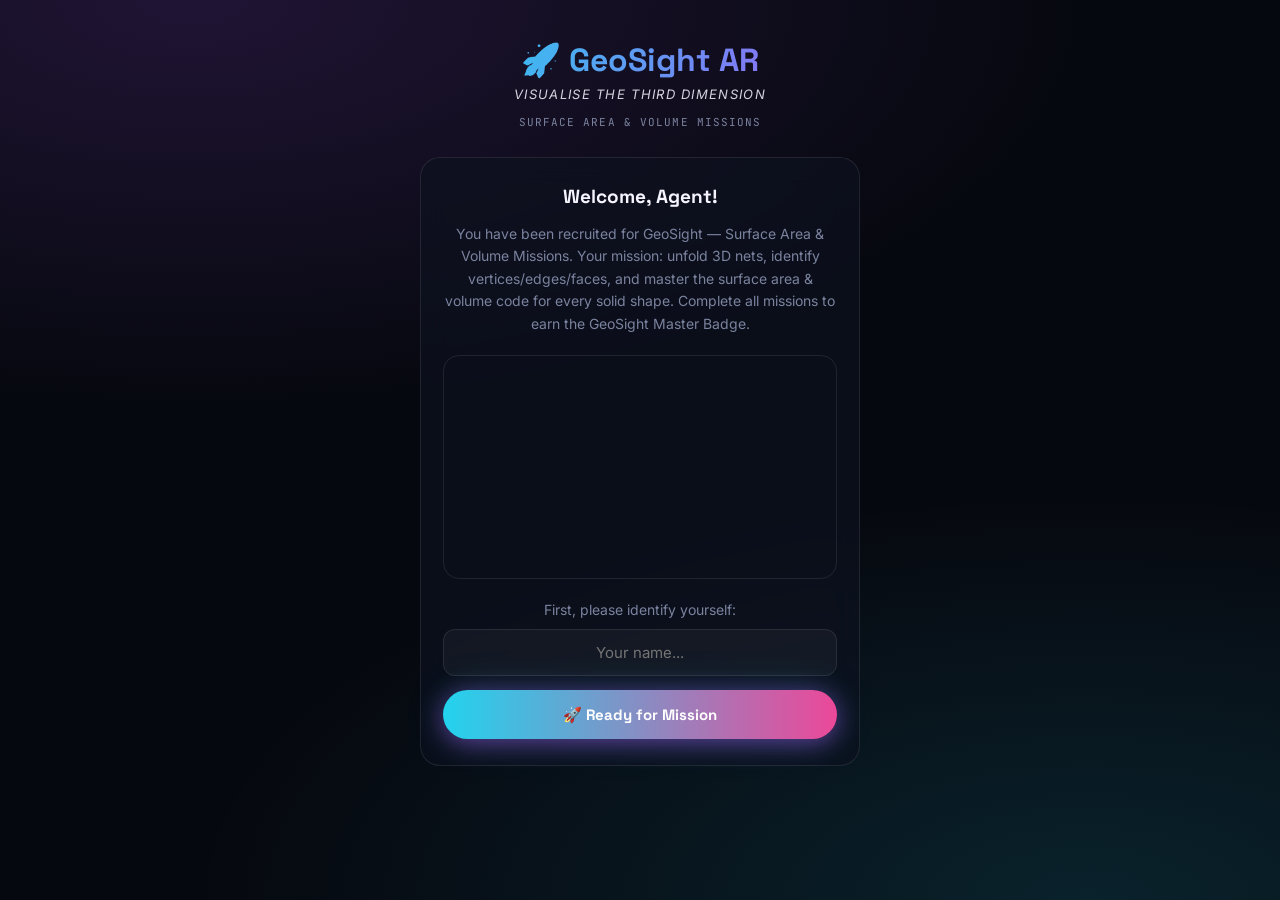
<file: index.html>
<!DOCTYPE html>
<html lang="en">
<head>
<meta charset="UTF-8" />
<meta name="viewport" content="width=device-width, initial-scale=1" />
<title>GeoSight AR — Visualise the Third Dimension</title>
<link rel="stylesheet" href="css/style.css" />
<style>
  /* Page ni TIADA AR/kamera — jadi tak guna .ar-wrapper/.hud-frame */
  .hub { min-height: 100vh; padding: 40px 20px 60px; max-width: 480px; margin: 0 auto; }

  .hub-logo { text-align: center; margin-bottom: 6px; }
  .hub-logo h1 {
    font-family: var(--font-display); font-weight: 700; font-size: 32px; margin: 0;
    background: var(--aurora-gradient); background-size: 200% auto;
    -webkit-background-clip: text; background-clip: text; -webkit-text-fill-color: transparent;
    animation: aurora-shift 10s ease infinite;
  }
  .hub-logo p { font-family: var(--font-mono); font-size: 11px; color: var(--text-muted); letter-spacing: 0.1em; text-transform: uppercase; margin-top: 4px; }

  .screen { display: none; }
  .screen.active { display: block; }

  /* ── Screen 1: Welcome ── */
  .welcome-card {
    background: var(--panel-glass); backdrop-filter: blur(14px); border: 1px solid var(--border-glass);
    border-radius: 20px; padding: 26px 22px; margin-top: 28px; text-align: center;
  }
  .welcome-card h2 { font-family: var(--font-display); font-size: 19px; margin: 0 0 8px; }
  .welcome-card p { font-family: var(--font-body); font-size: 14px; color: var(--text-muted); line-height: 1.6; margin-bottom: 18px; }
  .name-input {
    width: 100%; padding: 13px 16px; border-radius: 12px; border: 1px solid var(--border-glass);
    background: rgba(255,255,255,0.04); color: var(--text-light); font-family: var(--font-body);
    font-size: 15px; margin-bottom: 14px; text-align: center;
  }
  .name-input:focus { outline: none; border-color: var(--aurora-cyan); }
  .full-btn { width: 100%; justify-content: center; }

  /* ── Video intro (letak sini — kamera BELUM aktif lagi di page ni) ── */
  .video-wrap {
    position: relative; width: 100%; padding-top: 56.25%; border-radius: 16px; overflow: hidden;
    margin: 20px 0; border: 1px solid var(--border-glass);
  }
  .video-wrap iframe { position: absolute; top: 0; left: 0; width: 100%; height: 100%; border: 0; }

  /* ── Screen 2: Agent Briefing ── */
  .briefing-grid { display: flex; flex-direction: column; gap: 12px; margin-top: 20px; }
  .brief-panel {
    background: var(--panel-glass); border: 1px solid var(--border-glass); border-radius: 16px; padding: 16px 18px;
  }
  .brief-panel h3 {
    font-family: var(--font-mono); font-size: 11px; letter-spacing: 0.1em; text-transform: uppercase;
    color: var(--aurora-cyan); margin: 0 0 10px;
  }
  .mission-chip-grid { display: grid; grid-template-columns: 1fr 1fr; gap: 8px; }
  .mission-chip {
    display: flex; align-items: center; gap: 8px; padding: 10px 12px; border-radius: 10px;
    background: rgba(255,255,255,0.04); text-decoration: none; color: var(--text-light);
    font-family: var(--font-body); font-size: 13px; border: 1px solid var(--border-glass);
    transition: background .15s ease;
  }
  .mission-chip:hover { background: rgba(255,255,255,0.08); }

  .brief-list { font-family: var(--font-body); font-size: 13px; color: var(--text-muted); line-height: 1.8; margin: 0; padding-left: 18px; }

  .extra-links { display: flex; flex-direction: column; gap: 8px; margin-top: 16px; }
  .extra-link {
    display: flex; align-items: center; justify-content: space-between; padding: 12px 16px;
    border-radius: 12px; background: var(--panel-glass); border: 1px solid var(--border-glass);
    text-decoration: none; color: var(--text-light); font-family: var(--font-body); font-size: 14px;
  }
  .extra-link span.arrow { color: var(--aurora-cyan); }
</style>
</head>
<body>

<div class="hub">

  <div class="hub-logo">
    <h1>🚀 GeoSight AR</h1>
    <p style="font-family: var(--font-body); font-size: 13px; color: var(--text-light); opacity: 0.85; margin-top: 6px; font-style: italic;">Visualise the Third Dimension</p>
    <p>Surface Area &amp; Volume Missions</p>
  </div>

  <!-- ═══════════ SCREEN 1: WELCOME ═══════════ -->
  <div id="screen-welcome" class="screen active">
    <div class="welcome-card">
      <h2>Welcome, Agent!</h2>
      <p>
        You have been recruited for GeoSight — Surface Area &amp; Volume Missions.
        Your mission: unfold 3D nets, identify vertices/edges/faces, and master the
        surface area &amp; volume code for every solid shape. Complete all
        missions to earn the GeoSight Master Badge.
      </p>

      <!-- Slot video pengenalan — YouTube Unlisted, tukar VIDEO_ID di bawah -->
      <div class="video-wrap">
        <iframe src="https://www.youtube.com/embed/VIDEO_ID_ANDA" title="GeoSight AR Intro" allowfullscreen></iframe>
      </div>

      <p style="margin-bottom:8px;">First, please identify yourself:</p>
      <input type="text" id="student-name-input" class="name-input" placeholder="Your name..." />
      <button id="start-briefing-btn" class="btn btn-primary full-btn">🚀 Ready for Mission</button>
    </div>
  </div>

  <!-- ═══════════ SCREEN 2: AGENT BRIEFING ═══════════ -->
  <div id="screen-briefing" class="screen">
    <div class="welcome-card" style="margin-top:0;">
      <h2 id="briefing-heading">Agent Briefing</h2>
      <p>Your geometric mission awaits...</p>
    </div>

    <div class="briefing-grid">

      <div class="brief-panel">
        <h3>🎯 6 Geometric Objectives</h3>
        <div class="mission-chip-grid">
          <a href="missions/cube.html" class="mission-chip">🧊 Cube</a>
          <a href="missions/cuboid.html" class="mission-chip">📦 Cuboid</a>
          <a href="missions/cylinder.html" class="mission-chip">🥫 Cylinder</a>
          <a href="missions/pyramid.html" class="mission-chip">🔺 Pyramid</a>
          <a href="missions/cone.html" class="mission-chip">🍦 Cone</a>
          <a href="missions/sphere.html" class="mission-chip">🌐 Sphere</a>
        </div>
      </div>

      <div class="brief-panel">
        <h3>🔍 Explore Like a Pro</h3>
        <ul class="brief-list">
          <li>Interactive 3D models — rotate &amp; explore in AR</li>
          <li>Unfold the net of every shape</li>
          <li>Real-world application examples</li>
        </ul>
      </div>

      <div class="brief-panel">
        <h3>🏆 Final Challenge</h3>
        <ul class="brief-list">
          <li>5 questions based on real-life situations</li>
          <li>≥80% → Geometry Explorer Badge</li>
          <li>100% → GeoSight Master Badge</li>
        </ul>
      </div>

      <div class="extra-links">
        <a href="challenge/final-challenge.html" class="extra-link">🚀 Final Challenge <span class="arrow">→</span></a>
        <a href="tasks/real-world.html" class="extra-link">🌍 Real-World Task <span class="arrow">→</span></a>
        <a href="extras/coordinate-space.html" class="extra-link">🧭 AR Coordinate Space (Bonus) <span class="arrow">→</span></a>
        <a href="reflection/reflection.html" class="extra-link">💭 Mission Reflection <span class="arrow">→</span></a>
        <a href="dashboard/student.html" class="extra-link">📊 Student Dashboard <span class="arrow">→</span></a>
      </div>

    </div>
  </div>

</div>

<script>
  const nameInput = document.getElementById("student-name-input");
  const startBtn = document.getElementById("start-briefing-btn");

  // Kalau nama dah pernah masuk sebelum ni, terus papar
  const savedName = localStorage.getItem("geosight_student_name");
  if (savedName) nameInput.value = savedName;

  startBtn.addEventListener("click", () => {
    const name = nameInput.value.trim() || "Agent";
    localStorage.setItem("geosight_student_name", name);
    document.getElementById("briefing-heading").textContent = `Welcome, ${name}!`;
    document.getElementById("screen-welcome").classList.remove("active");
    document.getElementById("screen-briefing").classList.add("active");
  });
</script>

</body>
</html>
</file>
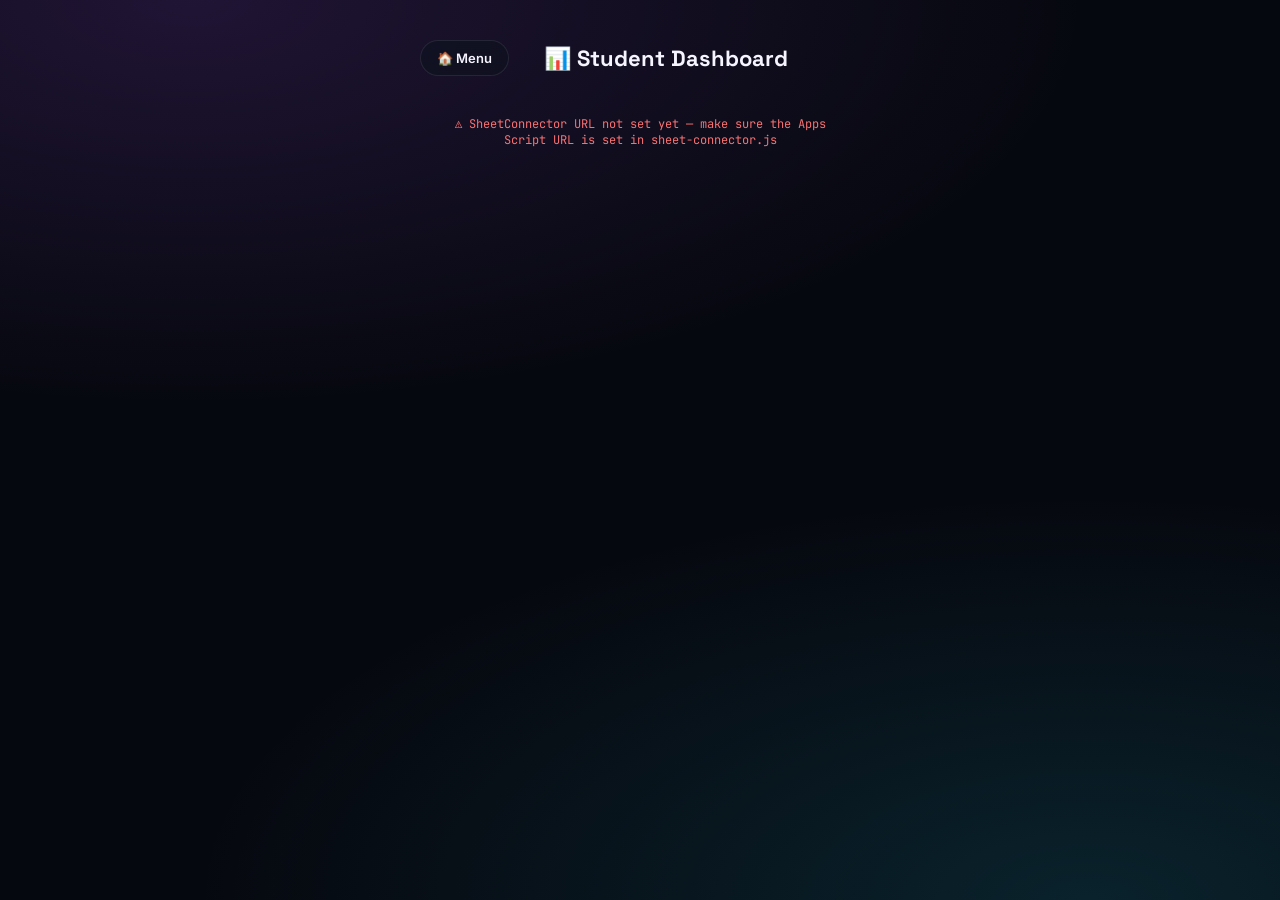
<file: dashboard/student.html>
<!DOCTYPE html>
<html lang="en">
<head>
<meta charset="UTF-8" />
<meta name="viewport" content="width=device-width, initial-scale=1" />
<title>Student Dashboard — GeoSight AR</title>
<link rel="stylesheet" href="../css/style.css" />
<style>
  .hub { min-height: 100vh; padding: 40px 20px 60px; max-width: 480px; margin: 0 auto; }
  .top-row { display: flex; align-items: center; justify-content: space-between; margin-bottom: 20px; }
  .page-title { font-family: var(--font-display); font-weight: 700; font-size: 22px; margin: 0; }

  .panel {
    background: var(--panel-glass); backdrop-filter: blur(14px); border: 1px solid var(--border-glass);
    border-radius: 18px; padding: 18px 20px; margin-bottom: 14px;
  }
  .panel h3 {
    font-family: var(--font-mono); font-size: 11px; letter-spacing: 0.1em; text-transform: uppercase;
    color: var(--aurora-cyan); margin: 0 0 12px;
  }

  .big-stat { text-align: center; padding: 10px 0; }
  .big-stat b { display: block; font-family: var(--font-mono); font-size: 40px;
    background: var(--aurora-gradient); -webkit-background-clip: text; background-clip: text; -webkit-text-fill-color: transparent; }
  .big-stat span { font-family: var(--font-mono); font-size: 11px; color: var(--text-muted); letter-spacing: 0.1em; text-transform: uppercase; }

  .mission-row { display: flex; align-items: center; justify-content: space-between; padding: 8px 0; font-family: var(--font-body); font-size: 14px; border-bottom: 1px solid var(--border-glass); }
  .mission-row:last-child { border-bottom: none; }
  .badge-ok { color: var(--success); font-family: var(--font-mono); font-size: 12px; }
  .badge-pending { color: var(--text-dim); font-family: var(--font-mono); font-size: 12px; }

  .stat-grid { display: flex; gap: 10px; }
  .stat-grid .item { flex: 1; text-align: center; padding: 10px; background: rgba(255,255,255,0.03); border-radius: 10px; }
  .stat-grid .item b { display: block; font-family: var(--font-mono); font-size: 18px; color: var(--aurora-cyan); }
  .stat-grid .item span { font-family: var(--font-mono); font-size: 9px; color: var(--text-dim); text-transform: uppercase; }

  .loading-msg, .error-msg { text-align: center; font-family: var(--font-mono); font-size: 12px; color: var(--text-muted); padding: 20px; }
  .error-msg { color: var(--error); }

  .action-links { display: flex; flex-direction: column; gap: 8px; margin-top: 6px; }
  .action-link {
    display: flex; align-items: center; justify-content: center; gap: 6px; padding: 12px;
    border-radius: 12px; background: var(--panel-glass-strong); border: 1px solid var(--border-glass);
    text-decoration: none; color: var(--text-light); font-family: var(--font-body); font-size: 13px;
  }
</style>
</head>
<body>

<div class="hub">
  <div class="top-row">
    <a href="../index.html" class="menu-btn">🏠 Menu</a>
    <h1 class="page-title">📊 Student Dashboard</h1>
    <span style="width:38px"></span>
  </div>

  <div id="loading" class="loading-msg">⏳ Loading data from Sheets...</div>
  <div id="error" class="error-msg" style="display:none;"></div>

  <div id="dashboard-content" style="display:none;">

    <div class="panel">
      <div class="big-stat">
        <b id="stat-percent">0%</b>
        <span>Overall Quiz Accuracy</span>
      </div>
    </div>

    <div class="panel">
      <h3>Mission Progress</h3>
      <div id="mission-list"></div>
    </div>

    <div class="panel">
      <h3>Performance Stats</h3>
      <div class="stat-grid">
        <div class="item"><b id="stat-attempts">-</b><span>Attempts</span></div>
        <div class="item"><b id="stat-correct">-</b><span>Correct</span></div>
        <div class="item"><b id="stat-tier">-</b><span>Latest Tier</span></div>
      </div>
    </div>

    <div class="action-links">
      <a href="../reflection/reflection.html" class="action-link">💭 Mission Reflection</a>
      <a href="../challenge/final-challenge.html" class="action-link">🚀 Retake Final Challenge</a>
      <a href="../index.html" class="action-link">🏠 Back to Missions</a>
    </div>

  </div>
</div>

<script src="../js/sheet-connector.js"></script>
<script>
  const studentName = localStorage.getItem("geosight_student_name") || "Guest";
  const shapeOrder = ["cube", "cuboid", "cylinder", "pyramid", "cone", "sphere"];
  const shapeLabels = { cube: "🧊 Cube", cuboid: "📦 Cuboid", cylinder: "🥫 Cylinder", pyramid: "🔺 Pyramid", cone: "🍦 Cone", sphere: "🌐 Sphere" };

  SheetConnector.fetchData(studentName)
    .then((data) => {
      document.getElementById("loading").style.display = "none";
      document.getElementById("dashboard-content").style.display = "block";
      renderDashboard(data);
    })
    .catch((err) => {
      document.getElementById("loading").style.display = "none";
      const errEl = document.getElementById("error");
      errEl.style.display = "block";
      errEl.textContent = "⚠️ " + err.message + " — make sure the Apps Script URL is set in sheet-connector.js";
    });

  function renderDashboard(data) {
    const quizLog = data.quizLog || [];
    const missionLog = data.missionLog || [];
    const certLog = data.certificateLog || [];

    // ── Mission progress: bentuk mana yang ada quiz betul ──
    const completedShapes = new Set(
      quizLog.filter((q) => q.Correct === true || q.Correct === "true" || q.Correct === "TRUE").map((q) => q.Shape)
    );

    const listEl = document.getElementById("mission-list");
    shapeOrder.forEach((shape) => {
      const row = document.createElement("div");
      row.className = "mission-row";
      const done = completedShapes.has(shape);
      row.innerHTML = `<span>${shapeLabels[shape]}</span><span class="${done ? "badge-ok" : "badge-pending"}">${done ? "✓ COMPLETE" : "PENDING"}</span>`;
      listEl.appendChild(row);
    });

    // ── Quiz accuracy ──
    const totalAttempts = quizLog.length;
    const totalCorrect = quizLog.filter((q) => q.Correct === true || q.Correct === "true" || q.Correct === "TRUE").length;
    const percent = totalAttempts > 0 ? Math.round((totalCorrect / totalAttempts) * 100) : 0;

    document.getElementById("stat-percent").textContent = percent + "%";
    document.getElementById("stat-attempts").textContent = totalAttempts;
    document.getElementById("stat-correct").textContent = totalCorrect;

    // ── Latest certificate tier ──
    if (certLog.length > 0) {
      const latest = certLog[certLog.length - 1];
      document.getElementById("stat-tier").textContent = latest.Tier || "-";
    }
  }
</script>

</body>
</html>
</file>
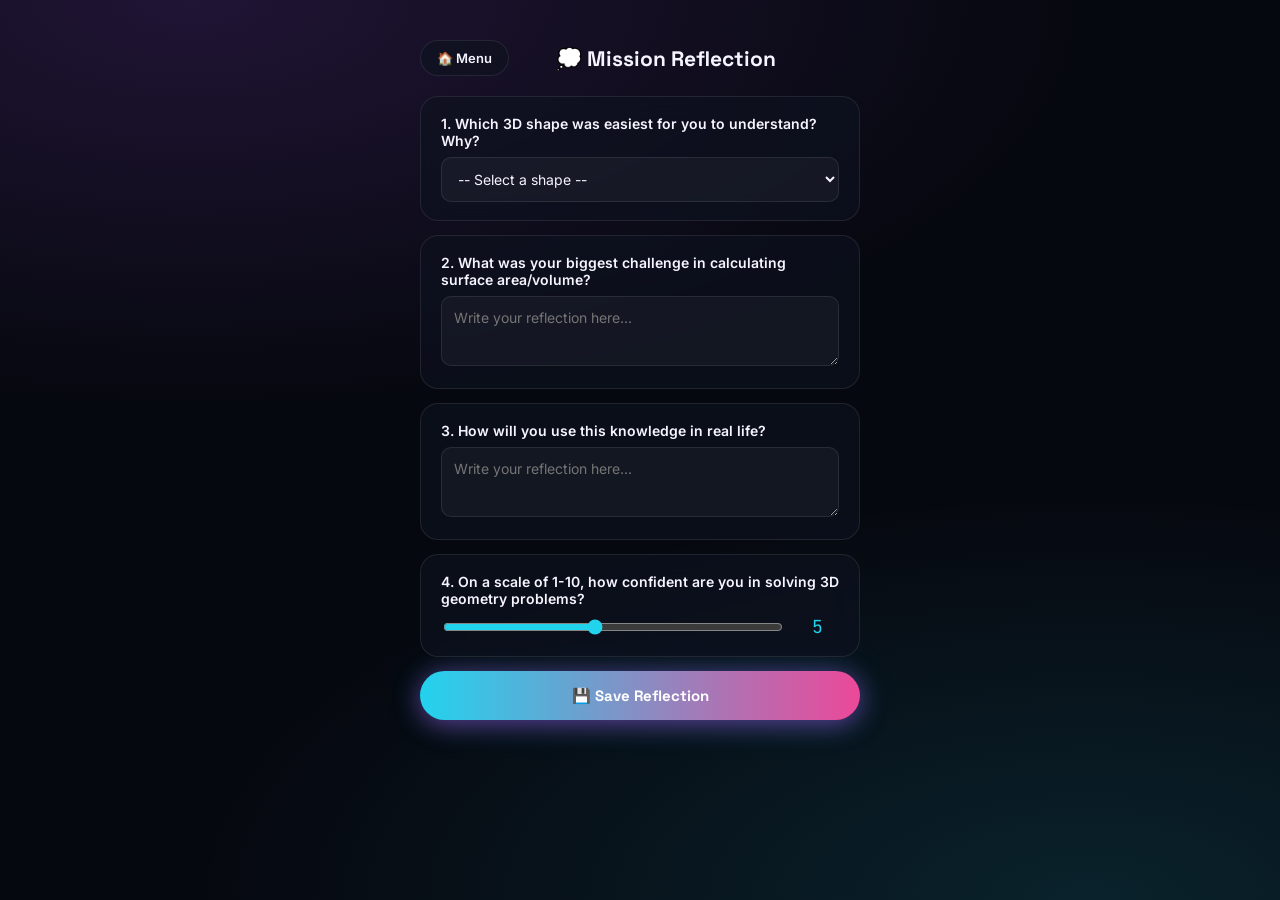
<file: reflection/reflection.html>
<!DOCTYPE html>
<html lang="en">
<head>
<meta charset="UTF-8" />
<meta name="viewport" content="width=device-width, initial-scale=1" />
<title>Mission Reflection — GeoSight AR</title>
<link rel="stylesheet" href="../css/style.css" />
<style>
  .hub { min-height: 100vh; padding: 40px 20px 60px; max-width: 480px; margin: 0 auto; }
  .top-row { display: flex; align-items: center; justify-content: space-between; margin-bottom: 20px; }
  .page-title { font-family: var(--font-display); font-weight: 700; font-size: 21px; margin: 0; }

  .panel {
    background: var(--panel-glass); backdrop-filter: blur(14px); border: 1px solid var(--border-glass);
    border-radius: 18px; padding: 18px 20px; margin-bottom: 14px;
  }
  .q-label { font-family: var(--font-body); font-size: 14px; font-weight: 600; margin-bottom: 8px; display: block; }
  textarea, select {
    width: 100%; padding: 12px; border-radius: 10px; border: 1px solid var(--border-glass);
    background: rgba(255,255,255,0.04); color: var(--text-light); font-family: var(--font-body);
    font-size: 14px; resize: vertical; min-height: 70px;
  }
  select { min-height: auto; }
  textarea:focus, select:focus { outline: none; border-color: var(--aurora-cyan); }

  .confidence-row { display: flex; align-items: center; gap: 10px; }
  input[type="range"] { flex: 1; accent-color: var(--aurora-cyan); }
  .confidence-val { font-family: var(--font-mono); font-size: 18px; color: var(--aurora-cyan); min-width: 44px; text-align: center; }

  .save-msg { display: none; text-align: center; font-family: var(--font-mono); font-size: 13px; color: var(--success); margin-top: 10px; }
</style>
</head>
<body>

<div class="hub">
  <div class="top-row">
    <a href="../index.html" class="menu-btn">🏠 Menu</a>
    <h1 class="page-title">💭 Mission Reflection</h1>
    <span style="width:38px"></span>
  </div>

  <div class="panel">
    <label class="q-label">1. Which 3D shape was easiest for you to understand? Why?</label>
    <select id="easiest-shape">
      <option value="">-- Select a shape --</option>
      <option value="cube">🧊 Cube</option>
      <option value="cuboid">📦 Cuboid</option>
      <option value="cylinder">🥫 Cylinder</option>
      <option value="pyramid">🔺 Pyramid</option>
      <option value="cone">🍦 Cone</option>
      <option value="sphere">🌐 Sphere</option>
    </select>
  </div>

  <div class="panel">
    <label class="q-label">2. What was your biggest challenge in calculating surface area/volume?</label>
    <textarea id="biggest-challenge" placeholder="Write your reflection here..."></textarea>
  </div>

  <div class="panel">
    <label class="q-label">3. How will you use this knowledge in real life?</label>
    <textarea id="real-life-application" placeholder="Write your reflection here..."></textarea>
  </div>

  <div class="panel">
    <label class="q-label">4. On a scale of 1-10, how confident are you in solving 3D geometry problems?</label>
    <div class="confidence-row">
      <input type="range" id="confidence-slider" min="1" max="10" value="5" />
      <span id="confidence-val" class="confidence-val">5</span>
    </div>
  </div>

  <button id="save-btn" class="btn btn-primary" style="width:100%; justify-content:center;">💾 Save Reflection</button>
  <div id="save-msg" class="save-msg">✅ Your reflection has been saved!</div>
</div>

<script src="../js/sheet-connector.js"></script>
<script>
  const studentName = localStorage.getItem("geosight_student_name") || "Guest";
  const slider = document.getElementById("confidence-slider");
  const sliderVal = document.getElementById("confidence-val");

  slider.addEventListener("input", () => (sliderVal.textContent = slider.value));

  document.getElementById("save-btn").addEventListener("click", async () => {
    const payload = {
      sheet: "Reflection_Log",
      timestamp: new Date().toISOString(),
      studentName: studentName,
      easiestShape: document.getElementById("easiest-shape").value || "(no answer)",
      biggestChallenge: document.getElementById("biggest-challenge").value || "(no answer)",
      realLifeApplication: document.getElementById("real-life-application").value || "(no answer)",
      confidenceLevel: slider.value
    };

    await SheetConnector.send(payload);

    document.getElementById("save-msg").style.display = "block";
    setTimeout(() => { window.location.href = "../dashboard/student.html"; }, 1400);
  });
</script>

</body>
</html>
</file>
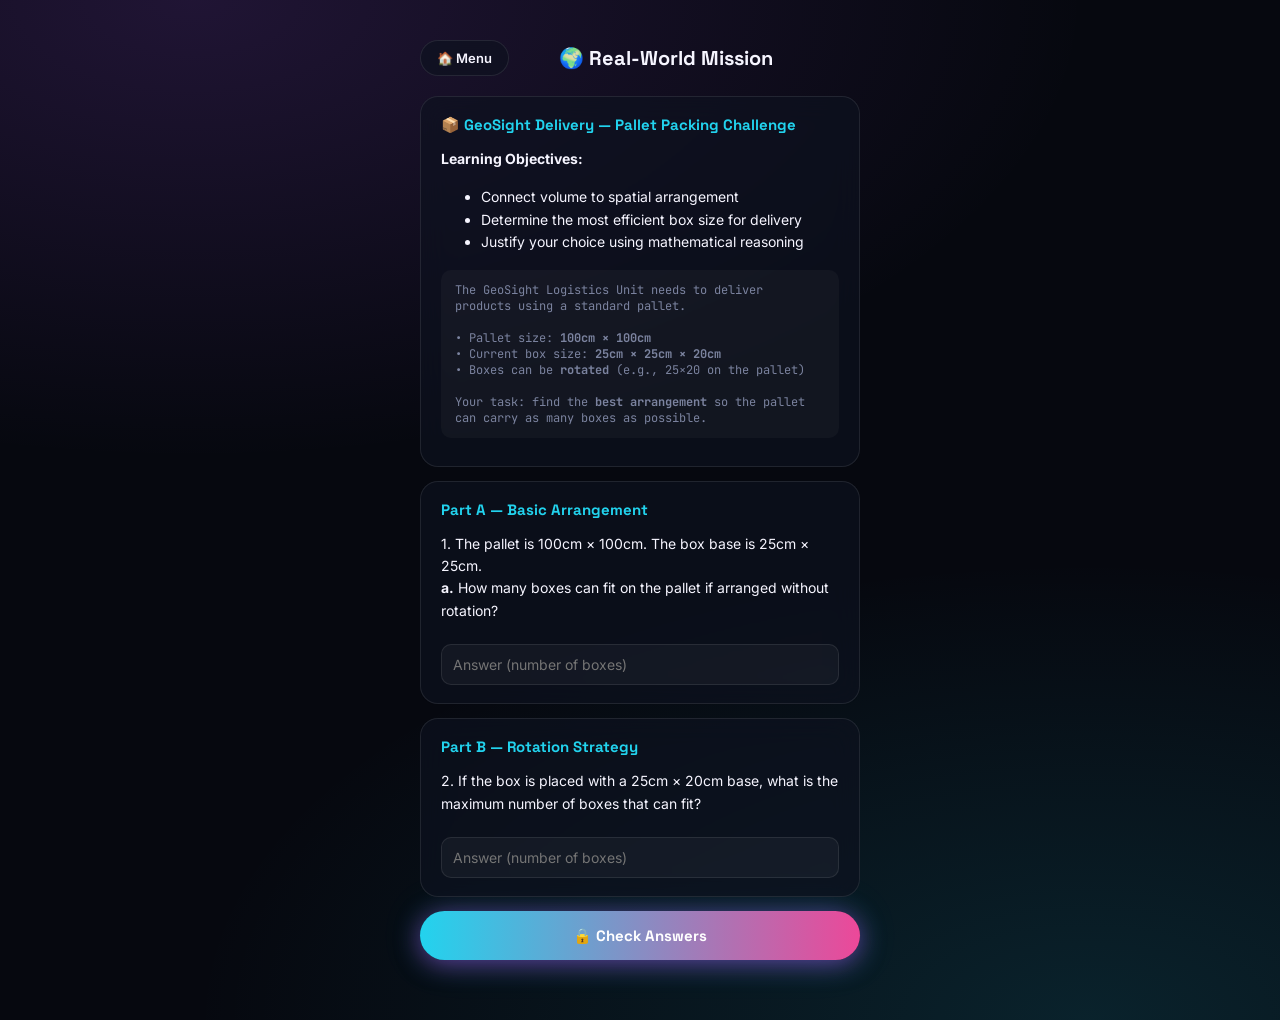
<file: tasks/real-world.html>
<!DOCTYPE html>
<html lang="en">
<head>
<meta charset="UTF-8" />
<meta name="viewport" content="width=device-width, initial-scale=1" />
<title>Real-World Task — GeoSight AR</title>
<link rel="stylesheet" href="../css/style.css" />
<style>
  .hub { min-height: 100vh; padding: 40px 20px 60px; max-width: 480px; margin: 0 auto; }
  .top-row { display: flex; align-items: center; justify-content: space-between; margin-bottom: 20px; }
  .page-title { font-family: var(--font-display); font-weight: 700; font-size: 20px; margin: 0; }

  .panel {
    background: var(--panel-glass); backdrop-filter: blur(14px); border: 1px solid var(--border-glass);
    border-radius: 18px; padding: 18px 20px; margin-bottom: 14px;
  }
  .panel h3 { font-family: var(--font-display); font-size: 15px; margin: 0 0 10px; color: var(--aurora-cyan); }
  .panel p, .panel li { font-family: var(--font-body); font-size: 14px; line-height: 1.6; color: var(--text-light); }
  .given-box {
    background: rgba(255,255,255,0.03); border-radius: 10px; padding: 12px 14px;
    font-family: var(--font-mono); font-size: 12px; color: var(--text-muted); margin: 10px 0;
  }

  .q-input {
    width: 100%; padding: 11px; border-radius: 10px; border: 1px solid var(--border-glass);
    background: rgba(255,255,255,0.04); color: var(--text-light); font-family: var(--font-body);
    font-size: 14px; margin-top: 8px;
  }
  .q-input:focus { outline: none; border-color: var(--aurora-cyan); }

  .modal-overlay {
    display: none; position: fixed; inset: 0; background: rgba(0,0,0,0.7); z-index: 50;
    align-items: center; justify-content: center;
  }
  .modal-overlay.active { display: flex; }
  .modal-box {
    background: var(--panel-glass-strong); backdrop-filter: blur(20px); border: 1px solid var(--border-glass);
    border-radius: 18px; padding: 22px; width: 85%; max-width: 340px; text-align: center;
  }
  .modal-box h3 { font-family: var(--font-display); font-size: 16px; margin: 0 0 6px; }
  .modal-box p { font-family: var(--font-mono); font-size: 11px; color: var(--text-muted); margin-bottom: 14px; }
  .modal-actions { display: flex; gap: 8px; margin-top: 10px; }
  .modal-actions .btn { flex: 1; justify-content: center; }

  .solution-box { display: none; margin-top: 14px; }
</style>
</head>
<body>

<div class="hub">
  <div class="top-row">
    <a href="../index.html" class="menu-btn">🏠 Menu</a>
    <h1 class="page-title">🌍 Real-World Mission</h1>
    <span style="width:38px"></span>
  </div>

  <div class="panel">
    <h3>📦 GeoSight Delivery — Pallet Packing Challenge</h3>
    <p><b>Learning Objectives:</b></p>
    <ul>
      <li>Connect volume to spatial arrangement</li>
      <li>Determine the most efficient box size for delivery</li>
      <li>Justify your choice using mathematical reasoning</li>
    </ul>

    <div class="given-box">
      The GeoSight Logistics Unit needs to deliver products using a standard pallet.<br/><br/>
      • Pallet size: <b>100cm × 100cm</b><br/>
      • Current box size: <b>25cm × 25cm × 20cm</b><br/>
      • Boxes can be <b>rotated</b> (e.g., 25×20 on the pallet)<br/><br/>
      Your task: find the <b>best arrangement</b> so the pallet can carry as many boxes as possible.
    </div>
  </div>

  <div class="panel">
    <h3>Part A — Basic Arrangement</h3>
    <p>1. The pallet is 100cm × 100cm. The box base is 25cm × 25cm.<br/>
       <b>a.</b> How many boxes can fit on the pallet if arranged without rotation?</p>
    <input type="text" id="answer-a" class="q-input" placeholder="Answer (number of boxes)" />
  </div>

  <div class="panel">
    <h3>Part B — Rotation Strategy</h3>
    <p>2. If the box is placed with a 25cm × 20cm base, what is the maximum number of boxes that can fit?</p>
    <input type="text" id="answer-b" class="q-input" placeholder="Answer (number of boxes)" />
  </div>

  <button id="check-btn" class="btn btn-primary" style="width:100%; justify-content:center;">🔒 Check Answers</button>

  <div id="solution-box" class="solution-box panel">
    <h3>✅ Model Answers</h3>
    <p><b>Part A:</b> 100÷25 = 4 boxes across, 4×4 = <b>16 boxes</b></p>
    <p><b>Part B:</b> Try 25×20 — 100÷25=4 (x-direction), 100÷20=5 (y-direction) → 4×5 = <b>20 boxes</b> (better!)</p>
    <p style="color:var(--text-muted); font-size:12px;">The rotated arrangement (20 boxes) is more efficient than the original arrangement (16 boxes) — it saves more pallet space.</p>
  </div>

</div>

<!-- Modal password -->
<div id="modal-overlay" class="modal-overlay">
  <div class="modal-box">
    <h3>🔒 Check Answers Access</h3>
    <p>Hint: The password is your answer for Part A (without units)</p>
    <input type="text" id="password-input" class="q-input" placeholder="Enter password" />
    <div class="modal-actions">
      <button id="modal-cancel" class="btn btn-secondary">Cancel</button>
      <button id="modal-check" class="btn btn-success">✓ Check</button>
    </div>
  </div>
</div>

<script src="../js/sheet-connector.js"></script>
<script>
  const studentName = localStorage.getItem("geosight_student_name") || "Guest";

  document.getElementById("check-btn").addEventListener("click", () => {
    document.getElementById("modal-overlay").classList.add("active");
  });
  document.getElementById("modal-cancel").addEventListener("click", () => {
    document.getElementById("modal-overlay").classList.remove("active");
  });

  document.getElementById("modal-check").addEventListener("click", () => {
    const pw = document.getElementById("password-input").value.trim();
    if (pw === "16") {
      document.getElementById("modal-overlay").classList.remove("active");
      document.getElementById("solution-box").style.display = "block";

      SheetConnector.send({
        sheet: "Mission_Log",
        timestamp: new Date().toISOString(),
        studentName: studentName,
        shape: "real-world-task",
        actionType: "solution_unlocked",
        timeSpentSec: 0
      });
    } else {
      alert("Incorrect password. Try solving Part A first!");
    }
  });
</script>

</body>
</html>
</file>
<file: css/style.css>
/* ═══════════════════════════════════════════════════════════
   GeoSight AR — Design System
   Konsep: "Agent AR Scanner HUD" — viewfinder + readout, bukan
   app kanak-kanak biasa. Corner-bracket frame + scan-line adalah
   signature element (satu je fokus dramatik, selebihnya senyap).
   ═══════════════════════════════════════════════════════════ */

@import url('https://fonts.googleapis.com/css2?family=Space+Grotesk:wght@500;700&family=Inter:wght@400;500;600&family=JetBrains+Mono:wght@400;500;700&display=swap');

:root {
  /* ── Color ── */
  --bg-dark: #06080f;
  --panel-glass: rgba(14, 18, 32, 0.68);
  --panel-glass-strong: rgba(14, 18, 32, 0.88);
  --border-glass: rgba(255, 255, 255, 0.09);

  --aurora-cyan: #22d3ee;
  --aurora-violet: #a855f7;
  --aurora-pink: #ec4899;
  --aurora-gradient: linear-gradient(115deg, var(--aurora-cyan) 0%, var(--aurora-violet) 55%, var(--aurora-pink) 100%);
  --aurora-gradient-move: linear-gradient(270deg, var(--aurora-cyan), var(--aurora-violet), var(--aurora-pink), var(--aurora-cyan));

  --text-light: #f6f5ff;
  --text-muted: #7b839f;
  --text-dim: #4b5370;
  --success: #34d399;
  --error: #f87171;

  /* ── Type ── */
  --font-display: 'Space Grotesk', sans-serif;
  --font-body: 'Inter', sans-serif;
  --font-mono: 'JetBrains Mono', monospace;

  /* legacy aliases (ar-controller.js / cube.html lama masih boleh guna) */
  --panel-purple: var(--panel-glass);
  --panel-purple-light: var(--panel-glass-strong);
  --accent-cyan: var(--aurora-cyan);
  --accent-pink: var(--aurora-pink);
  --accent-purple: var(--aurora-violet);
}

* { box-sizing: border-box; }

html, body {
  margin: 0;
  width: 100%;
  overflow-x: hidden;
}

body {
  font-family: var(--font-body);
  background:
    radial-gradient(ellipse 70% 45% at 15% 0%, rgba(168,85,247,0.16), transparent),
    radial-gradient(ellipse 70% 45% at 85% 100%, rgba(34,211,238,0.13), transparent),
    var(--bg-dark);
  color: var(--text-light);
}

/* ═══════════ AR viewport ═══════════ */
.ar-wrapper { position: fixed; inset: 0; width: 100%; height: 100%; overflow: hidden; }
a-scene { position: absolute; top: 0; left: 0; width: 100%; height: 100%; }

/* ═══════════ SIGNATURE: HUD corner-bracket frame + scan-line ═══════════ */
.hud-frame { position: absolute; inset: 0; z-index: 15; pointer-events: none; }

.hud-corner {
  position: absolute; width: 26px; height: 26px;
  border: 2px solid rgba(34, 211, 238, 0.6);
}
.hud-corner.tl { top: 18px; left: 18px; border-right: none; border-bottom: none; border-radius: 6px 0 0 0; border-color: rgba(34,211,238,0.65); }
.hud-corner.tr { top: 18px; right: 18px; border-left: none; border-bottom: none; border-radius: 0 6px 0 0; border-color: rgba(168,85,247,0.65); }
.hud-corner.bl { bottom: 18px; left: 18px; border-right: none; border-top: none; border-radius: 0 0 0 6px; border-color: rgba(236,72,153,0.65); }
.hud-corner.br { bottom: 18px; right: 18px; border-left: none; border-top: none; border-radius: 0 0 6px 0; border-color: rgba(250,204,21,0.65); }

.hud-scanline {
  position: absolute; left: 0; width: 100%; height: 1px;
  background: linear-gradient(90deg, transparent, var(--aurora-cyan) 20%, var(--aurora-cyan) 80%, transparent);
  box-shadow: 0 0 8px 1px rgba(34,211,238,0.6);
  animation: scan-sweep 4.5s ease-in-out infinite;
  opacity: 0.7;
}
@keyframes scan-sweep {
  0%   { top: 8%; opacity: 0; }
  10%  { opacity: 0.7; }
  50%  { top: 92%; opacity: 0.7; }
  60%  { opacity: 0; }
  100% { top: 92%; opacity: 0; }
}

.hud-status {
  position: absolute; top: 16px; left: 50%; transform: translateX(-50%);
  font-family: var(--font-mono); font-size: 10px; letter-spacing: 0.14em;
  color: var(--aurora-cyan); opacity: 0.8;
  display: flex; align-items: center; gap: 6px;
}
.hud-status .dot {
  width: 6px; height: 6px; border-radius: 50%; background: var(--aurora-cyan);
  animation: pulse-dot 1.6s ease-in-out infinite;
}
@keyframes pulse-dot {
  0%, 100% { opacity: 1; box-shadow: 0 0 0 0 rgba(34,211,238,0.5); }
  50% { opacity: 0.4; box-shadow: 0 0 0 4px rgba(34,211,238,0); }
}

/* ═══════════ Top bar ═══════════ */
.overlay-top {
  position: absolute; top: 0; left: 0; width: 100%;
  padding: 44px 18px 0; z-index: 20;
  display: flex; align-items: center; justify-content: space-between;
  pointer-events: none;
}
.overlay-top * { pointer-events: auto; }

.back-btn {
  width: 38px; height: 38px; border-radius: 50%;
  background: var(--panel-glass); backdrop-filter: blur(10px);
  border: 1px solid var(--border-glass);
  display: flex; align-items: center; justify-content: center;
  color: var(--text-light); text-decoration: none; font-size: 16px;
  transition: background .15s ease;
}
.back-btn:hover { background: var(--panel-glass-strong); }

.menu-btn {
  display: flex; align-items: center; gap: 6px;
  padding: 9px 16px; border-radius: 22px;
  background: var(--panel-glass); backdrop-filter: blur(10px);
  border: 1px solid var(--border-glass);
  color: var(--text-light); text-decoration: none;
  font-family: var(--font-body); font-size: 13px; font-weight: 600;
}
.menu-btn:hover { background: var(--panel-glass-strong); }

.mission-badge {
  font-family: var(--font-mono); font-size: 10px; letter-spacing: 0.12em;
  color: var(--text-muted); text-transform: uppercase;
  background: var(--panel-glass); border: 1px solid var(--border-glass);
  padding: 5px 10px; border-radius: 20px;
}

/* ═══════════ Mission title (below top bar, centered) ═══════════ */
.mission-title-wrap { position: absolute; top: 96px; left: 0; width: 100%; text-align: center; z-index: 20; }
.mission-title {
  font-family: var(--font-display); font-weight: 700; font-size: 26px; margin: 0;
  background: var(--aurora-gradient); background-size: 200% auto;
  -webkit-background-clip: text; background-clip: text; -webkit-text-fill-color: transparent;
  animation: aurora-shift 10s ease infinite;
  filter: drop-shadow(0 0 16px rgba(168,85,247,0.3));
}
@keyframes aurora-shift {
  0%, 100% { background-position: 0% 50%; }
  50% { background-position: 100% 50%; }
}

/* ═══════════ Stats readout (HUD style, under title) ═══════════ */
.properties-panel {
  position: absolute; top: 148px; left: 50%; transform: translateX(-50%); z-index: 20;
  display: flex; gap: 0;
  background: var(--panel-glass); backdrop-filter: blur(14px);
  border: 1px solid var(--border-glass); border-radius: 12px;
  box-shadow: 0 4px 24px rgba(0,0,0,0.4);
  overflow: hidden;
}
.properties-panel .stat {
  padding: 8px 18px; text-align: center;
  border-right: 1px solid var(--border-glass);
  border-top: 2px solid transparent;
}
.properties-panel .stat:nth-child(1) { border-top-color: var(--aurora-cyan); }
.properties-panel .stat:nth-child(2) { border-top-color: var(--aurora-violet); }
.properties-panel .stat:nth-child(3) { border-top-color: var(--aurora-pink); }
.properties-panel .stat:last-child { border-right: none; }
.properties-panel .stat b {
  display: block; font-family: var(--font-mono); font-weight: 700; font-size: 18px;
}
.properties-panel .stat:nth-child(1) b { color: var(--aurora-cyan); }
.properties-panel .stat:nth-child(2) b { color: var(--aurora-violet); }
.properties-panel .stat:nth-child(3) b { color: var(--aurora-pink); }
.properties-panel .stat span {
  font-family: var(--font-mono); font-size: 9px; letter-spacing: 0.1em;
  text-transform: uppercase; color: var(--text-dim);
}

/* ═══════════ Bottom action ═══════════ */
.action-bar {
  position: absolute; bottom: 40px; left: 0; width: 100%;
  display: flex; flex-direction: column; align-items: center; gap: 10px; z-index: 20;
}
.rotate-row { display: flex; align-items: center; gap: 14px; }
.btn {
  border: none; border-radius: 30px; padding: 15px 30px;
  font-family: var(--font-display); font-size: 15px; font-weight: 700; cursor: pointer;
  display: flex; align-items: center; gap: 8px;
  transition: transform .15s ease, box-shadow .2s ease, background-position .4s ease;
}
.btn:active { transform: scale(0.96); }
.btn-primary {
  background: var(--aurora-gradient-move); background-size: 300% auto;
  color: #fff;
  box-shadow: 0 4px 24px rgba(168,85,247,0.5), 0 0 40px rgba(34,211,238,0.18);
  animation: btn-breathe 2.6s ease-in-out infinite;
}
.btn-primary:hover { background-position: 100% 0; }
@keyframes btn-breathe {
  0%, 100% { box-shadow: 0 4px 24px rgba(168,85,247,0.5), 0 0 40px rgba(34,211,238,0.18); }
  50%      { box-shadow: 0 4px 30px rgba(168,85,247,0.7), 0 0 55px rgba(34,211,238,0.3); }
}
.btn-secondary { background: var(--panel-glass-strong); color: var(--text-light); border: 1px solid var(--border-glass); }

.btn-rotate {
  width: 46px; height: 46px; border-radius: 50%; padding: 0;
  background: var(--panel-glass-strong); border: 1px solid var(--border-glass);
  color: var(--text-light); font-size: 20px; display: flex; align-items: center; justify-content: center;
}
.btn-rotate:active { transform: scale(0.92); }

/* Butang "Jawab Quiz" — tersembunyi sampai murid selesai explore (unfold) */
.show-quiz-btn {
  display: none; position: absolute; bottom: 100px; left: 50%; transform: translateX(-50%);
  z-index: 25; border: none; border-radius: 24px; padding: 11px 20px;
  background: var(--aurora-gradient); color: #fff; font-family: var(--font-display);
  font-weight: 700; font-size: 13px; box-shadow: 0 4px 20px rgba(168,85,247,0.4);
}

/* Butang "Contoh Sebenar" — nampak secara default (folded state),
   sembunyi bila unfolded (dikawal via JS). Warna berbeza dari quiz-btn
   supaya senang dibezakan sekali pandang. */
.reallife-btn {
  display: flex; align-items: center; gap: 6px;
  position: absolute; bottom: 100px; left: 50%; transform: translateX(-50%);
  z-index: 25; border: none; border-radius: 24px; padding: 11px 20px;
  background: linear-gradient(135deg, #0ea5e9, #14b8a6); color: #fff;
  font-family: var(--font-display); font-weight: 700; font-size: 13px;
  box-shadow: 0 4px 20px rgba(14,165,233,0.4);
}
.btn-success {
  background: linear-gradient(135deg, #34d399, #22d3ee);
  color: #06281d;
  box-shadow: 0 4px 18px rgba(52,211,153,0.4);
  border-radius: 10px; padding: 12px 20px; font-size: 14px;
}

/* ═══════════ Marker hint (HUD status line) ═══════════ */
.marker-hint {
  position: absolute; bottom: 108px; left: 50%; transform: translateX(-50%);
  z-index: 20; font-family: var(--font-mono); font-size: 10px; letter-spacing: 0.08em;
  color: var(--text-muted); text-transform: uppercase;
  display: flex; align-items: center; gap: 7px;
}
.marker-hint .dot {
  width: 5px; height: 5px; border-radius: 50%; background: var(--aurora-violet);
  animation: pulse-dot 1.6s ease-in-out infinite;
}

/* ═══════════ Quiz panel (bottom sheet) ═══════════ */
.quiz-panel {
  position: absolute; bottom: 0; left: 0; width: 100%; z-index: 30;
  background: var(--panel-glass-strong); backdrop-filter: blur(20px); -webkit-backdrop-filter: blur(20px);
  border-radius: 24px 24px 0 0;
  padding: 10px 22px 26px; box-shadow: 0 -10px 50px rgba(0,0,0,0.6);
  border-top: 1px solid var(--border-glass);
  transform: translateY(110%); transition: transform .45s cubic-bezier(.22,1,.36,1);
}
.quiz-panel::before {
  content: ""; position: absolute; top: 0; left: 0; width: 100%; height: 4px;
  background: var(--aurora-gradient-move); background-size: 300% auto;
  animation: aurora-shift 4s linear infinite; border-radius: 24px 24px 0 0;
}
.quiz-panel::after {
  content: ""; position: absolute; inset: 0; border-radius: 24px 24px 0 0; pointer-events: none;
  background:
    radial-gradient(circle at 15% 0%, rgba(168,85,247,0.10), transparent 50%),
    radial-gradient(circle at 85% 0%, rgba(34,211,238,0.10), transparent 50%);
}
.quiz-panel.visible { transform: translateY(0); }

.quiz-handle {
  width: 36px; height: 4px; border-radius: 4px; background: var(--border-glass);
  margin: 0 auto 14px;
}

.quiz-label {
  font-family: var(--font-mono); font-size: 10px; letter-spacing: 0.14em; text-transform: uppercase;
  background: var(--aurora-gradient); -webkit-background-clip: text; background-clip: text;
  -webkit-text-fill-color: transparent; margin-bottom: 8px; display: inline-block;
}
.quiz-question { font-family: var(--font-body); font-size: 14px; line-height: 1.5; margin: 0 0 6px; color: var(--text-light); }
.quiz-formula { font-family: var(--font-mono); font-size: 12px; color: var(--aurora-cyan); margin-bottom: 14px; }
.quiz-input-row { display: flex; gap: 8px; margin-bottom: 10px; }
.quiz-input-row input {
  flex: 1; padding: 12px 14px; border-radius: 10px; border: 1px solid var(--border-glass);
  background: rgba(255,255,255,0.04); color: var(--text-light);
  font-family: var(--font-mono); font-size: 14px;
}
.quiz-input-row input:focus { outline: none; border-color: var(--aurora-cyan); }
.quiz-input-row input::placeholder { color: var(--text-dim); font-family: var(--font-body); }

.feedback {
  display: none; font-family: var(--font-body); font-size: 13px;
  padding: 10px 14px; border-radius: 10px; margin-top: 4px;
}
.feedback.correct { display: block; background: rgba(52,211,153,0.12); color: var(--success); border: 1px solid rgba(52,211,153,0.25); }
.feedback.incorrect { display: block; background: rgba(248,113,113,0.12); color: var(--error); border: 1px solid rgba(248,113,113,0.25); }

@media (max-width: 480px) {
  .mission-title { font-size: 21px; }
  .properties-panel .stat { padding: 7px 13px; }
  .mission-title-wrap { top: 92px; }
  .properties-panel { top: 138px; }
}

/* ═══════════════════════════════════════════════════════════
   AR Coordinate Space (bonus tool) — extra components
   ═══════════════════════════════════════════════════════════ */

/* Legend chips: colour ↔ axis meaning (X/Y/Z) */
.axis-legend {
  position: absolute; top: 148px; left: 50%; transform: translateX(-50%); z-index: 20;
  display: flex; gap: 10px;
  background: var(--panel-glass); backdrop-filter: blur(14px);
  border: 1px solid var(--border-glass); border-radius: 12px;
  padding: 8px 16px; box-shadow: 0 4px 24px rgba(0,0,0,0.4);
}
.axis-legend .chip { display: flex; align-items: center; gap: 6px; font-family: var(--font-mono); font-size: 11px; color: var(--text-muted); }
.axis-legend .dot-x { width: 9px; height: 9px; border-radius: 50%; background: #ef4444; }
.axis-legend .dot-y { width: 9px; height: 9px; border-radius: 50%; background: #22c55e; }
.axis-legend .dot-z { width: 9px; height: 9px; border-radius: 50%; background: #3b82f6; }

/* Persistent coordinate input panel (not a slide-up sheet — always visible, this IS the tool) */
.coord-panel {
  position: absolute; bottom: 0; left: 0; width: 100%; z-index: 30;
  background: var(--panel-glass-strong); backdrop-filter: blur(20px); -webkit-backdrop-filter: blur(20px);
  border-radius: 24px 24px 0 0;
  padding: 16px 20px 24px; box-shadow: 0 -10px 50px rgba(0,0,0,0.6);
  border-top: 1px solid var(--border-glass);
}
.coord-panel::before {
  content: ""; position: absolute; top: 0; left: 0; width: 100%; height: 3px;
  background: linear-gradient(90deg, #ef4444, #22c55e, #3b82f6);
  border-radius: 24px 24px 0 0;
}
.coord-label {
  font-family: var(--font-mono); font-size: 10px; letter-spacing: 0.14em; text-transform: uppercase;
  color: var(--text-muted); margin-bottom: 10px; display: block;
}
.coord-inputs { display: flex; gap: 8px; margin-bottom: 12px; }
.coord-field { flex: 1; }
.coord-field label {
  display: block; font-family: var(--font-mono); font-size: 11px; font-weight: 700;
  margin-bottom: 4px; text-align: center;
}
.coord-field.x label { color: #f87171; }
.coord-field.y label { color: #4ade80; }
.coord-field.z label { color: #60a5fa; }
.coord-field input {
  width: 100%; padding: 10px; border-radius: 10px; border: 1px solid var(--border-glass);
  background: rgba(255,255,255,0.04); color: var(--text-light);
  font-family: var(--font-mono); font-size: 15px; text-align: center;
}
.coord-field input:focus { outline: none; border-color: var(--aurora-cyan); }

.coord-actions { display: flex; gap: 10px; margin-bottom: 10px; }
.coord-actions .btn { flex: 1; justify-content: center; padding: 12px; font-size: 13px; }

.coord-readout {
  font-family: var(--font-mono); font-size: 13px; text-align: center;
  color: var(--aurora-cyan); background: rgba(34,211,238,0.08);
  border: 1px solid rgba(34,211,238,0.2); border-radius: 10px; padding: 8px;
}
</file>
